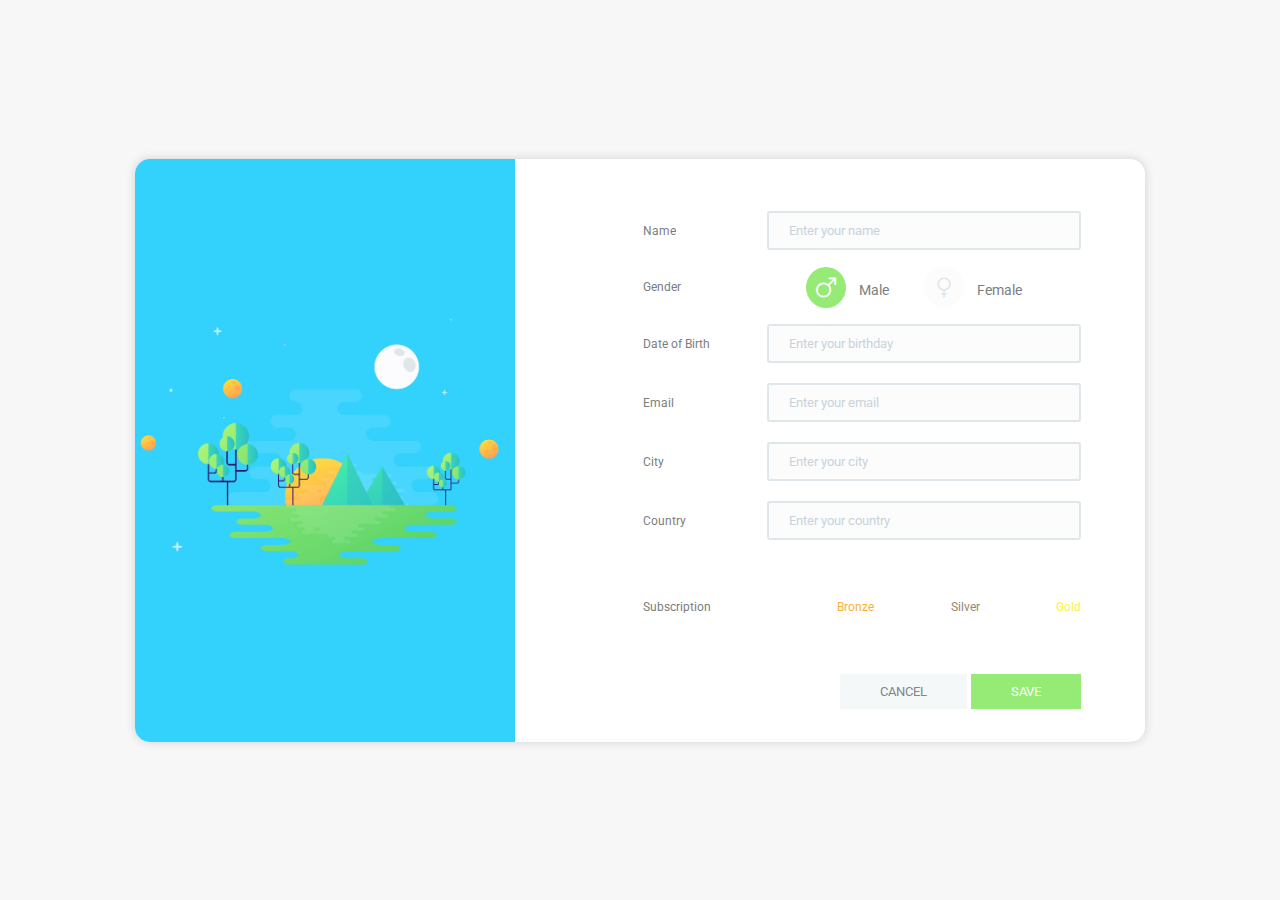
<file: index.html>
<!DOCTYPE html>
<html>
<head>
	<meta charset="utf-8">
	<title>Sign Up</title>
	<link rel="stylesheet" type="text/css" href="./css/main.css">
	<link href="https://fonts.googleapis.com/css2?family=Roboto:ital,wght@0,100;0,300;0,400;0,500;0,700;0,900;1,100;1,300;1,400;1,500;1,700&display=swap" rel="stylesheet">
</head>
<body>
	<div class="sign-up-container">
		<div class="wrapper-container">
			<div class="image-container">
				<img src="./assets/images/bg.jpg" alt="welcome-img">
			</div>
			<div class="contacts-container">
				<div class="name-container">
					<label for='name'>Name</label>
					<input type="text" class="name-input" placeholder="Enter your name" id='name'>
				</div>
				<div class="gender-container">
					<h5>Gender</h5>
					<div class="info-gender">
						<div class="male">
							<i class="flaticon-male active"></i><input type="radio" class="male-radio" name="gender" id='male' val='male'> Male
						</div>
						<div class="female">
							<i class="flaticon-femenine"></i><input type="radio" class="female-radio" name="gender" id='female' val='female'> Female
						</div>
					</div>
				</div>
				<div class="birth-container">
					<label for='date'>Date of Birth</label>
					<input placeholder="Enter your birthday" class="textbox-n" type="text" onfocus="(this.type='date')" id="date">
				</div>
				<div class="email-container">
					<label for='email'>Email</label>
					<input type="email" class="email-input" placeholder="Enter your email" id='email' required />
				</div>
				<div class="city-container">
					<label for='city'>City</label>
					<input type="text" class="city-input" placeholder="Enter your city" id='city'>
				</div>
				<div class="country-container">
					<label for='country'>Country</label>
					<input type="text" class="country-input" placeholder="Enter your country" id="country" />
				</div>
				<div class="subscription-container">
					<h5>Subscription</h5>
					<!-- <input type="radio" name="subscription" class="subscription-bronze" /> --><span class="bronze">Bronze</span>
					<!-- <input type="radio" name="subscription" class="subscription-silver" /> --><span class="silver">Silver</span>
					<!-- <input type="radio" name="subscription" class="subscription-gold" /> --><span class="gold">Gold</span>
				</div>
				<div class="submit-container">
					<button type="button" class="cancel-button">Cancel</button>
					<button type="submit" class="save-button">Save</button>
				</div>
			</div>
		</div>
	</div>
	<script
  src="https://code.jquery.com/jquery-3.5.1.js"
  integrity="sha256-QWo7LDvxbWT2tbbQ97B53yJnYU3WhH/C8ycbRAkjPDc="
  crossorigin="anonymous"></script>
	<script type="text/javascript" src='./js/main.js'></script>
</body>
</html>
</file>
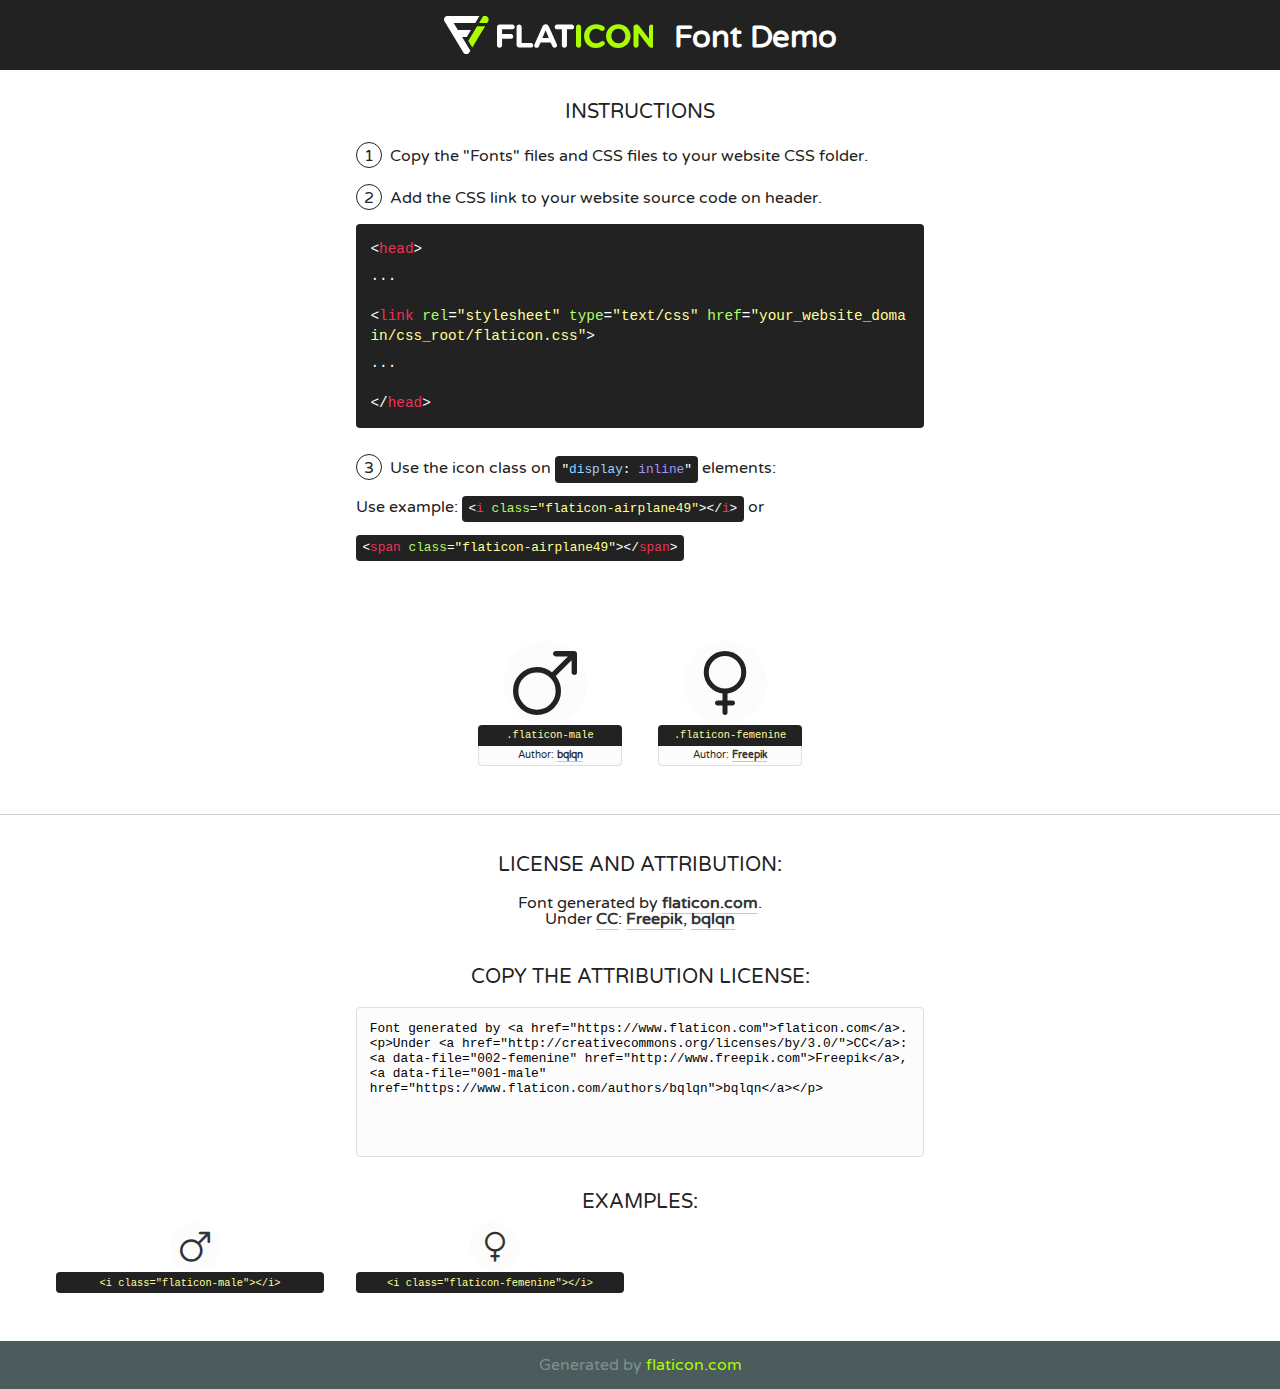
<file: css/font/flaticon.html>
<!DOCTYPE html>
<!--
  Flaticon icon font: Flaticon
  Creation date: 22/08/2020 04:46
-->
<html>
<!DOCTYPE html>
<html>

<head>
    <title>Flaticon WebFont</title>
    <link href="http://fonts.googleapis.com/css?family=Varela+Round" rel="stylesheet" type="text/css" />
    <link rel="stylesheet" type="text/css" href="flaticon.css">
    <meta charset="UTF-8">
    <style>
    html, body, div, span, applet, object, iframe,
    h1, h2, h3, h4, h5, h6, p, blockquote, pre,
    a, abbr, acronym, address, big, cite, code,
    del, dfn, em, img, ins, kbd, q, s, samp,
    small, strike, strong, sub, sup, tt, var,
    b, u, i, center,
    dl, dt, dd, ol, ul, li,
    fieldset, form, label, legend,
    table, caption, tbody, tfoot, thead, tr, th, td,
    article, aside, canvas, details, embed, 
    figure, figcaption, footer, header, hgroup, 
    menu, nav, output, ruby, section, summary,
    time, mark, audio, video {
        margin: 0;
        padding: 0;
        border: 0;
        font-size: 100%;
        font: inherit;
        vertical-align: baseline;
    }
    /* HTML5 display-role reset for older browsers */
    article, aside, details, figcaption, figure, 
    footer, header, hgroup, menu, nav, section {
        display: block;
    }
    body {
        line-height: 1;
    }
    ol, ul {
        list-style: none;
    }
    blockquote, q {
        quotes: none;
    }
    blockquote:before, blockquote:after,
    q:before, q:after {
        content: '';
        content: none;
    }
    table {
        border-collapse: collapse;
        border-spacing: 0;
    }
    body {
        font-family: 'Varela Round', Helvetica, Arial, sans-serif;
        font-size: 16px;
        color: #222;
    }
    a {
        color: #333;
        border-bottom: 1px solid #a9fd00;
        font-weight: bold;
        text-decoration: none;
    }
    * {
        -moz-box-sizing: border-box;
        -webkit-box-sizing: border-box;
        box-sizing: border-box;
        margin: 0;
        padding: 0;
    }
    [class^="flaticon-"]:before, [class*=" flaticon-"]:before, [class^="flaticon-"]:after, [class*=" flaticon-"]:after {
        font-family: Flaticon;
        font-size: 30px;
        font-style: normal;
        margin-left: 20px;
        color: #333;
    }
    .wrapper {
        max-width: 600px;
        margin: auto;
        padding: 0 1em;
    }
    .title {
        font-size: 1.25em;
        text-align: center;
        margin-bottom: 1em;
        text-transform: uppercase;
    }
    header {
        text-align: center;
        background-color: #222;
        color: #fff;
        padding: 1em;
    }
    header .logo {
        width: 210px;
        height: 38px;
        display: inline-block;
        vertical-align: middle;
        margin-right: 1em;
        border: none;
    }
    header strong {
        font-size: 1.95em;
        font-weight: bold;
        vertical-align: middle;
        margin-top: 5px;
        display: inline-block;
    }
    .demo {
        margin: 2em auto;
        line-height: 1.25em;
    }
    .demo ul li {
        margin-bottom: 1em;
    }
    .demo ul li .num {
        color: #222;
        border-radius: 20px;
        display: inline-block;
        width: 26px;
        padding: 3px;
        height: 26px;
        text-align: center;
        margin-right: 0.5em;
        border: 1px solid #222;
    }
    .demo ul li code {
        background-color: #222;
        border-radius: 4px;
        padding: 0.25em 0.5em;
        display: inline-block;
        color: #fff;
        font-family: Consolas,Monaco,Lucida Console,Liberation Mono,DejaVu Sans Mono,Bitstream Vera Sans Mono,Courier New, monospace;
        font-weight: lighter;
        margin-top: 1em;
        font-size: 0.8em;
        word-break: break-all;
    }
    .demo ul li code.big {
        padding: 1em;
        font-size: 0.9em;
    }
    .demo ul li code .red {
        color: #EF3159;
    }
    .demo ul li code .green {
        color: #ACFF65;
    }
    .demo ul li code .yellow {
        color: #FFFF99;
    }
    .demo ul li code .blue {
        color: #99D3FF;
    }
    .demo ul li code .purple {
        color: #A295FF;
    }
    .demo ul li code .dots {
        margin-top: 0.5em;
        display: block;
    }
    #glyphs {
        border-bottom: 1px solid #ccc;
        padding: 2em 0;
        text-align: center;
    }
    .glyph {
        display: inline-block;
        width: 9em;
        margin: 1em;
        text-align: center;
        vertical-align: top;
        background: #FFF;
    }
    .glyph .glyph-icon {
        padding: 10px;
        display: block;
        font-family:"Flaticon";
        font-size: 64px;
        line-height: 1;
    }
    .glyph .glyph-icon:before {
        font-size: 64px;
        color: #222;
        margin-left: 0;
    }
    .class-name {
        font-size: 0.65em;
        background-color: #222;
        color: #fff;
        border-radius: 4px 4px 0 0;
        padding: 0.5em;
        color: #FFFF99;
        font-family: Consolas,Monaco,Lucida Console,Liberation Mono,DejaVu Sans Mono,Bitstream Vera Sans Mono,Courier New, monospace;
    }
    .author-name {
        font-size: 0.6em;
        background-color: #fcfcfd;
        border: 1px solid #DEDEE4;
        border-top: 0;
        border-radius: 0 0 4px 4px;
        padding: 0.5em;
    }
    .class-name:last-child {
        font-size: 10px;
        color:#888;
    }
    .class-name:last-child a {
        font-size: 10px;
        color:#555;
    }
    .class-name:last-child a:hover {
        color:#a9fd00;
    }
    .glyph > input {
        display: block;
        width: 100px;
        margin: 5px auto;
        text-align: center;
        font-size: 12px;
        cursor: text;
    }
    .glyph > input.icon-input {
        font-family:"Flaticon";
        font-size: 16px;
        margin-bottom: 10px;
    }
    .attribution .title {
        margin-top: 2em;
    }
    .attribution textarea {
        background-color: #fcfcfd;
        padding: 1em;
        border: none;
        box-shadow: none;
        border: 1px solid #DEDEE4;
        border-radius: 4px;
        resize: none;
        width: 100%;
        height: 150px;
        font-size: 0.8em;
        font-family: Consolas,Monaco,Lucida Console,Liberation Mono,DejaVu Sans Mono,Bitstream Vera Sans Mono,Courier New, monospace;
        -webkit-appearance: none;
    }
    .iconsuse {
        margin: 2em auto;
        text-align: center;
        max-width: 1200px;
    }
    .iconsuse:after {
        content: '';
        display: table;
        clear: both;
    }
    .iconsuse .image {
        float: left;
        width: 25%;
        padding: 0 1em;
    }
    .iconsuse .image p {
        margin-bottom: 1em;
    }
    .iconsuse .image span {
        display: block;
        font-size: 0.65em;
        background-color: #222;
        color: #fff;
        border-radius: 4px;
        padding: 0.5em;
        color: #FFFF99;
        margin-top: 1em;
        font-family: Consolas,Monaco,Lucida Console,Liberation Mono,DejaVu Sans Mono,Bitstream Vera Sans Mono,Courier New, monospace;
    }
    #footer {
        text-align: center;
        background-color: #4C5B5C;
        color: #7c9192;
        padding: 1em;
    }
    #footer a {
        border: none;
        color: #a9fd00;
        font-weight: normal;
    }
    @media (max-width: 960px) {
        .iconsuse .image {
            width: 50%;
        }
    }
    @media (max-width: 560px) {
        .iconsuse .image {
            width: 100%;
        }
    }
    </style>
</head>

<body class="characters-off">

    <header>
        <a href="https://www.flaticon.com" target="_blank" class="logo">
            <svg version="1.1" xmlns="http://www.w3.org/2000/svg" xmlns:xlink="http://www.w3.org/1999/xlink" xmlns:a="http://ns.adobe.com/AdobeSVGViewerExtensions/3.0/" viewBox="0 0 560.875 102.036" enable-background="new 0 0 560.875 102.036" xml:space="preserve">
                <defs>
                </defs>
                <g>
                    <g class="letters">
                        <path fill="#ffffff" d="M141.596,29.675c0-3.777,2.985-6.767,6.764-6.767h34.438c3.426,0,6.15,2.728,6.15,6.15
                        c0,3.43-2.724,6.149-6.15,6.149h-27.674v13.091h23.719c3.429,0,6.151,2.724,6.151,6.15c0,3.43-2.723,6.149-6.151,6.149h-23.719
                        v17.574c0,3.773-2.986,6.761-6.764,6.761c-3.779,0-6.764-2.989-6.764-6.761V29.675z"></path>
                        <path fill="#ffffff" d="M193.844,29.149c0-3.781,2.985-6.767,6.764-6.767c3.776,0,6.763,2.985,6.763,6.767v42.957h25.039
                        c3.426,0,6.149,2.726,6.149,6.153c0,3.425-2.723,6.15-6.149,6.15h-31.802c-3.779,0-6.764-2.986-6.764-6.768V29.149z"></path>
                        <path fill="#ffffff" d="M241.891,75.71l21.438-48.407c1.492-3.341,4.215-5.357,7.906-5.357h0.792
                        c3.686,0,6.323,2.017,7.815,5.357l21.439,48.407c0.436,0.967,0.701,1.845,0.701,2.723c0,3.602-2.809,6.501-6.414,6.501
                        c-3.161,0-5.269-1.845-6.499-4.655l-4.132-9.661h-27.059l-4.301,10.102c-1.144,2.631-3.426,4.214-6.237,4.214
                        c-3.517,0-6.24-2.81-6.24-6.325C241.1,77.64,241.451,76.677,241.891,75.71z M279.932,58.666l-8.521-20.297l-8.526,20.297H279.932
                        z"></path>
                        <path fill="#ffffff" d="M314.864,35.387H301.86c-3.429,0-6.239-2.813-6.239-6.238c0-3.429,2.811-6.24,6.239-6.24h39.533
                        c3.426,0,6.237,2.811,6.237,6.24c0,3.425-2.811,6.238-6.237,6.238h-13.001v42.785c0,3.773-2.99,6.761-6.764,6.761
                        c-3.779,0-6.764-2.989-6.764-6.761V35.387z"></path>
                        <path fill="#A9FD00" d="M352.615,29.149c0-3.781,2.985-6.767,6.767-6.767c3.774,0,6.761,2.985,6.761,6.767v49.024
                        c0,3.773-2.987,6.761-6.761,6.761c-3.781,0-6.767-2.989-6.767-6.761V29.149z"></path>
                        <path fill="#A9FD00" d="M374.132,53.836v-0.179c0-17.481,13.178-31.801,32.065-31.801c9.22,0,15.459,2.458,20.557,6.238
                        c1.402,1.054,2.637,2.985,2.637,5.357c0,3.692-2.985,6.59-6.681,6.59c-1.845,0-3.071-0.702-4.044-1.319
                        c-3.776-2.813-7.729-4.393-12.562-4.393c-10.364,0-17.831,8.611-17.831,19.154v0.173c0,10.542,7.291,19.329,17.831,19.329
                        c5.715,0,9.492-1.756,13.359-4.834c1.049-0.874,2.458-1.491,4.039-1.491c3.429,0,6.325,2.813,6.325,6.236
                        c0,2.106-1.056,3.78-2.282,4.834c-5.539,4.834-12.036,7.733-21.878,7.733C387.572,85.464,374.132,71.493,374.132,53.836z"></path>
                        <path fill="#A9FD00" d="M433.009,53.836v-0.179c0-17.481,13.79-31.801,32.766-31.801c18.981,0,32.592,14.143,32.592,31.628v0.173
                        c0,17.483-13.785,31.807-32.769,31.807C446.625,85.464,433.009,71.32,433.009,53.836z M484.224,53.836v-0.179
                        c0-10.539-7.725-19.326-18.626-19.326c-10.893,0-18.449,8.611-18.449,19.154v0.173c0,10.542,7.73,19.329,18.626,19.329
                        C476.676,72.986,484.224,64.378,484.224,53.836z"></path>
                        <path fill="#A9FD00" d="M506.233,29.321c0-3.774,2.99-6.763,6.767-6.763h1.401c3.252,0,5.183,1.583,7.029,3.953l26.093,34.265
                        V29.059c0-3.692,2.99-6.677,6.681-6.677c3.683,0,6.671,2.985,6.671,6.677v48.934c0,3.78-2.987,6.765-6.764,6.765h-0.436
                        c-3.257,0-5.188-1.581-7.034-3.953l-27.056-35.492v32.944c0,3.687-2.985,6.676-6.678,6.676c-3.683,0-6.673-2.989-6.673-6.676
                        V29.321z"></path>
                    </g>
                    <g class="insignia">
                        <path fill="#ffffff" d="M48.372,56.137h12.517l11.156-18.537H37.186L25.688,18.539h57.825L94.668,0H9.271
                        C5.925,0,2.842,1.801,1.198,4.716c-1.644,2.907-1.593,6.482,0.134,9.343l50.38,83.501c1.678,2.781,4.689,4.476,7.938,4.476
                        c3.246,0,6.257-1.695,7.935-4.476l2.898-4.804L48.372,56.137z"></path>
                        <g class="i">
                            <path fill="#A9FD00" d="M93.575,18.539h0.031v0.004l21.652,0.004l2.705-4.488c1.727-2.861,1.778-6.436,0.133-9.343
                            C116.454,1.801,113.371,0,110.026,0h-5.294L93.575,18.539z"></path>
                            <polygon fill="#A9FD00" points="88.291,27.356 64.725,66.486 75.519,84.404 109.942,27.356"></polygon>
                        </g>
                    </g>
                </g>
            </svg>
        </a>
        <strong>Font Demo</strong>
    </header>


    <section class="demo wrapper">

        <p class="title">Instructions</p>

        <ul>
            <li>
                <span class="num">1</span>Copy the "Fonts" files and CSS files to your website CSS folder.
            </li>
            <li>
                <span class="num">2</span>Add the CSS link to your website source code on header.
                <code class="big">
                    &lt;<span class="red">head</span>&gt;
                    <br/><span class="dots">...</span>
                    <br/>&lt;<span class="red">link</span> <span class="green">rel</span>=<span class="yellow">"stylesheet"</span> <span class="green">type</span>=<span class="yellow">"text/css"</span> <span class="green">href</span>=<span class="yellow">"your_website_domain/css_root/flaticon.css"</span>&gt;
                    <br/><span class="dots">...</span>
                    <br/>&lt;/<span class="red">head</span>&gt;
                </code>
            </li>

            <li>
                <p>
                    <span class="num">3</span>Use the icon class on <code>"<span class="blue">display</span>:<span class="purple"> inline</span>"</code> elements:
                    <br />
                    Use example: <code>&lt;<span class="red">i</span> <span class="green">class</span>=<span class="yellow">&quot;flaticon-airplane49&quot;</span>&gt;&lt;/<span class="red">i</span>&gt;</code> or <code>&lt;<span class="red">span</span> <span class="green">class</span>=<span class="yellow">&quot;flaticon-airplane49&quot;</span>&gt;&lt;/<span class="red">span</span>&gt;</code>
            </li>
        </ul>

    </section>




   <section id="glyphs">          
    
      
        <div class="glyph"><div class="glyph-icon flaticon-male"></div>
            <div class="class-name">.flaticon-male</div>
            <div class="author-name">Author: <a data-file="001-male" href="https://www.flaticon.com/authors/bqlqn">bqlqn</a> </div> 
        </div>        
        
        <div class="glyph"><div class="glyph-icon flaticon-femenine"></div>
            <div class="class-name">.flaticon-femenine</div>
            <div class="author-name">Author: <a data-file="002-femenine" href="http://www.freepik.com">Freepik</a> </div> 
        </div>        
        

    </section>



    <section class="attribution wrapper"   style="text-align:center;">

      <div class="title">License and attribution:</div><div class="attrDiv">Font generated by <a href="https://www.flaticon.com">flaticon.com</a>. <div><p>Under <a href="http://creativecommons.org/licenses/by/3.0/">CC</a>: <a data-file="002-femenine" href="http://www.freepik.com">Freepik</a>, <a data-file="001-male" href="https://www.flaticon.com/authors/bqlqn">bqlqn</a></p>  </div>
      </div>
      <div class="title">Copy the Attribution License:</div>

    <textarea onclick="this.focus();this.select();">Font generated by &lt;a href=&quot;https://www.flaticon.com&quot;&gt;flaticon.com&lt;/a&gt;. <p>Under <a href="http://creativecommons.org/licenses/by/3.0/">CC</a>: <a data-file="002-femenine" href="http://www.freepik.com">Freepik</a>, <a data-file="001-male" href="https://www.flaticon.com/authors/bqlqn">bqlqn</a></p>  
     </textarea>

    </section>

    <section class="iconsuse">

          <div class="title">Examples:</div>            
             
            <div class="image">
                <p>
                    <i class="glyph-icon flaticon-male"></i> 
                    <span>&lt;i class=&quot;flaticon-male&quot;&gt;&lt;/i&gt;</span>
                </p>
            </div>
            
            <div class="image">
                <p>
                    <i class="glyph-icon flaticon-femenine"></i> 
                    <span>&lt;i class=&quot;flaticon-femenine&quot;&gt;&lt;/i&gt;</span>
                </p>
            </div>
                       
        </div>
                            
    </section>

<div id="footer">
    <div>Generated by <a href="https://www.flaticon.com">flaticon.com</a>
    </div>
</div>



</body>
</html>
</file>
<file: css/main.css>
@import './font/flaticon.css';

body{
	margin: 0;
	padding: 0;
	background-color: #F7F7F7;
	font-family: 'Roboto', sans-serif;
}

.male{
	margin: 0 15px;
}

.sign-up-container{
	display: flex;
	justify-content: center;
	align-items: center;
	height: 100vh;
	width: 100%;
}

.wrapper-container{
	display: flex;
	justify-content: center;
	align-items: center;
	background-color: white;
	border-radius: 15px;
-webkit-box-shadow: 0px 0px 10px 0px rgba(34, 60, 80, 0.2);
-moz-box-shadow: 0px 0px 10px 0px rgba(34, 60, 80, 0.2);
box-shadow: 0px 0px 10px 0px rgba(34, 60, 80, 0.2);
}
.image-container{
	height: 583px;
}

.image-container img{
	width: 380px;
	border-radius: 15px 0 0 15px;
	background-size: cover;
	pointer-events: none;
}

.contacts-container{
	height: 100%;
	padding: 0 64px 0 128px;
	background-color: white;
}

.name-container, .gender-container, .email-container, .birth-container, .city-container, .country-container, .subscription-container{
	display: flex;
	justify-content: space-between;
	align-items: center;
	margin: 20px 0;
}

.subscription-container{
	margin: 50px 0;
}

label, h5{
	color: #7B7E80;
	font-weight: 400;
	margin: 10px 50px 10px 0;
	font-size: 12px;
}

label:hover{
	cursor: pointer;
}

input[type='radio']{
	display: none;
}

.info-gender{
	display: flex;
    justify-content: center;
    align-items: center;
    width: 350px;
}

input{
	width: 270px;
	padding: 10px 20px;
	border: 2px solid #DFE7EA;
	border-radius: 3px;
	background-color: #FCFCFD;
	font-family: 'Roboto', sans-serif;
}

input:focus, button{
	outline: none;
}

input[type='date']{
	color: #C8D3DC;
}

input[type='date']:active, input, input[type='date']:focus{
	color: black;
}

input::placeholder{
	color: #C8D3DC;
}

span{
	font-size: 12px;
	position: relative;
}

span:before{
	content: '';
	position: absolute;
	bottom: -5px;
	left: 50%;
	width: 0px;
	height: 2px;
	background-color: #DFE7EA;
	transition: width 0.2s linear;
}
span:after{
	content: '';
	position: absolute;
	bottom: -5px;
	right: 50%;
	width: 0px;
	height: 2px;
	background-color: #C1F1FE;
	transition: width 0.2s linear;
}

span:hover:after, span:hover:before{
	width: 60%;
}

span:hover{
	cursor: pointer;
}

.bronze{
	color: #FBB03B;
}

.silver{
	color: #998675;
}

.gold{
	color: #FCF14C;
}

.submit-container{
	float: right;
}

.submit-container button{
	border: 0;
	padding: 10px 40px;
	font-family: 'Roboto', sans-serif;
	font-size: 13px;
	font-weight: 400;
	text-transform: uppercase;
	transition: background-color 0.3s linear, color 0.3s linear;
}

.cancel-button{
	color: #818587;
	background-color: #F5F8F9;
}

.cancel-button:hover{
	background-color: #E8ECED;
	color: #6A52A0;
	cursor: pointer;
}

.save-button{
	color: white;
	background-color: #95EB75;
}

.save-button:hover{
	background-color: white;
	color: #6A52A0;
	cursor: pointer;
}

.male, .female{
	color: #7B7E80;
	font-weight: 400;
	font-size: 14px;
}

.flaticon-male:before, .flaticon-femenine:before{
	transition: background-color 0.3s linear, color 0.3s linear;
}

.male:hover .flaticon-male:before, .female:hover .flaticon-femenine:before{
	background-color: #E8E8E9 !important;
	color: white;
}

.male:hover, .female:hover{
	cursor: pointer;
}

.active:before{
  background-color: #95EB75;
  color: white;
}

.active-subscription:before, .active-subscription:after{
	background-color: black;
	width: 60%;
}
</file>
<file: css/font/flaticon.css>
/*
  	Flaticon icon font: Flaticon
  	Creation date: 22/08/2020 04:46
  	*/

@font-face {
  font-family: "Flaticon";
  src: url("./Flaticon.eot");
  src: url("./Flaticon.eot?#iefix") format("embedded-opentype"),
       url("./Flaticon.woff2") format("woff2"),
       url("./Flaticon.woff") format("woff"),
       url("./Flaticon.ttf") format("truetype"),
       url("./Flaticon.svg#Flaticon") format("svg");
  font-weight: normal;
  font-style: normal;
}

@media screen and (-webkit-min-device-pixel-ratio:0) {
  @font-face {
    font-family: "Flaticon";
    src: url("./Flaticon.svg#Flaticon") format("svg");
  }
}

[class^="flaticon-"]:before, [class*=" flaticon-"]:before,
[class^="flaticon-"]:after, [class*=" flaticon-"]:after {   
  font-family: Flaticon;
        font-size: 20px;
font-style: normal;
}

.flaticon-male:before { 
  content: "\f100";
  background-color: #FCFCFD;
  border-radius: 50%;
  padding: 10px;
  margin: 10px 10px 10px 0px;
  color: #DFE7EA;
}
.flaticon-femenine:before { 
  content: "\f101";
  background-color: #FCFCFD;
  border-radius: 50%;
  padding: 10px;
  margin:  10px 10px 10px 20px;
  color: #DFE7EA;
}
</file>
